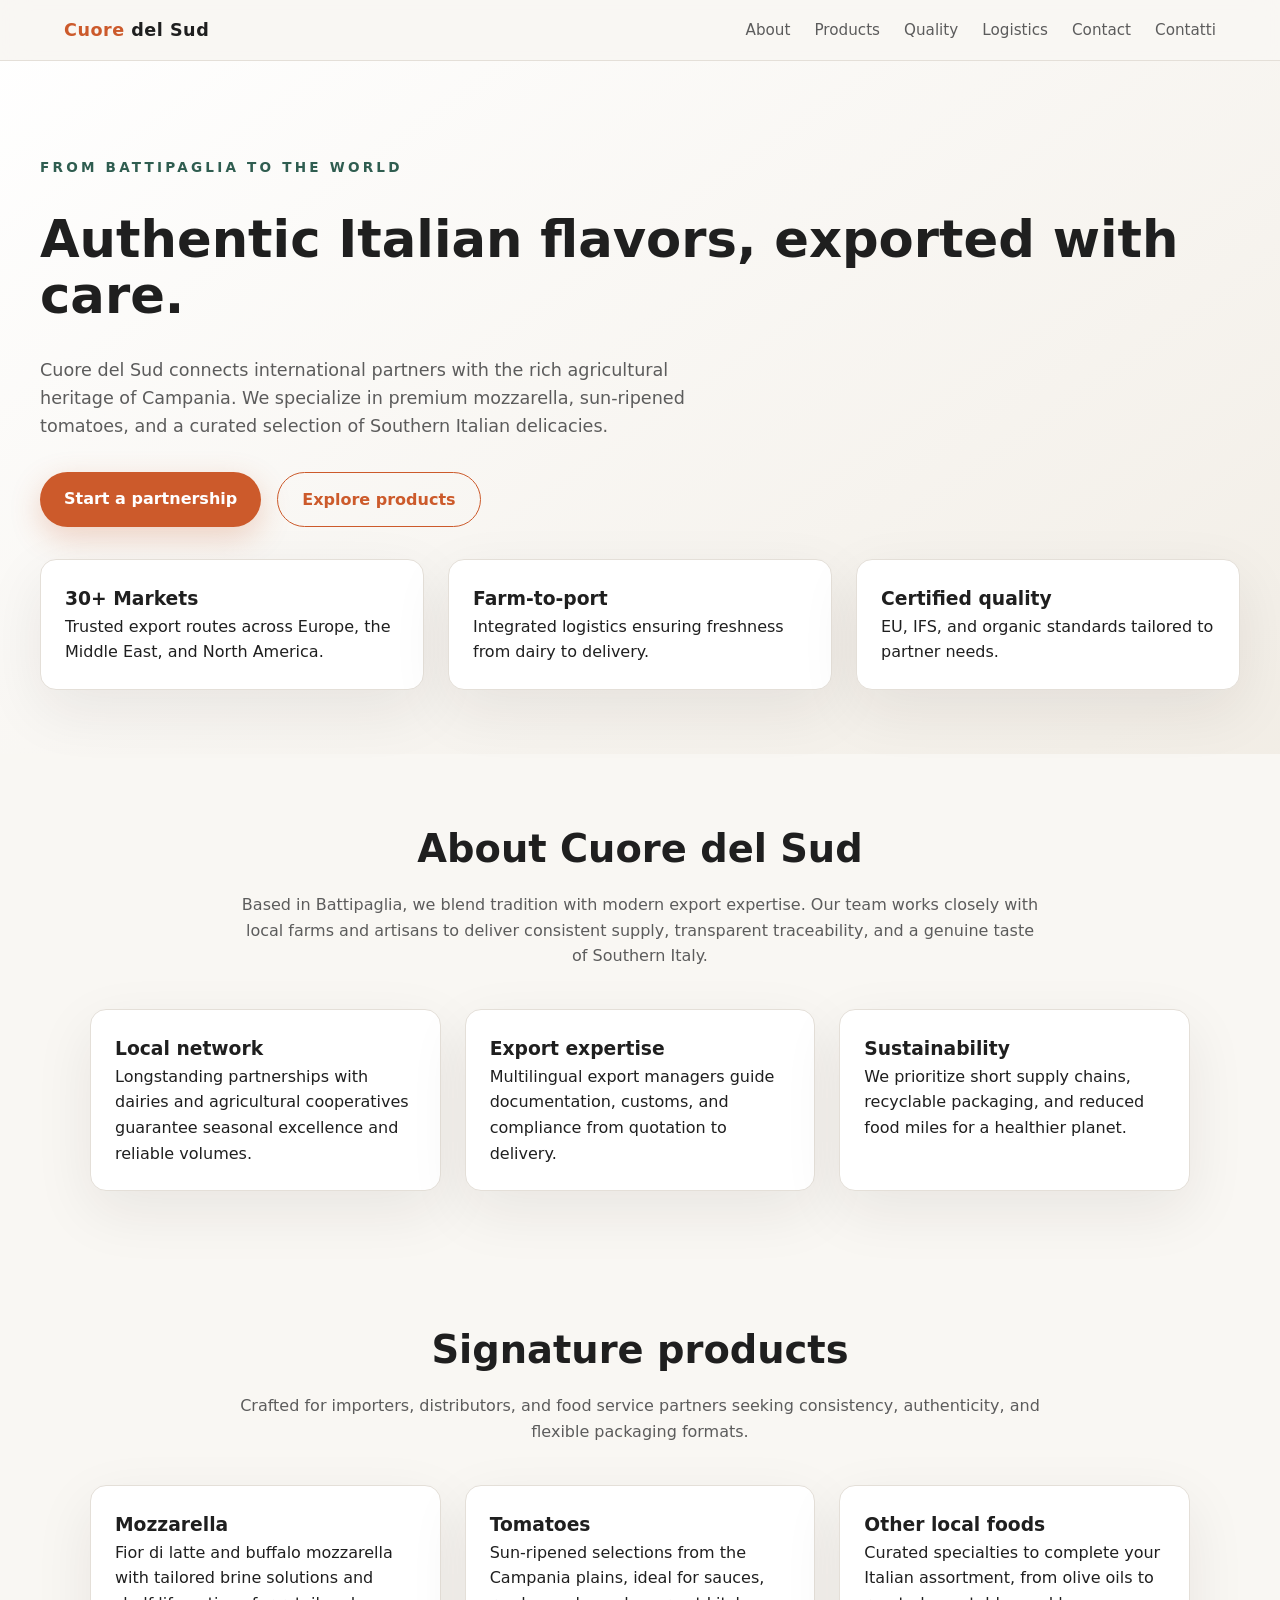
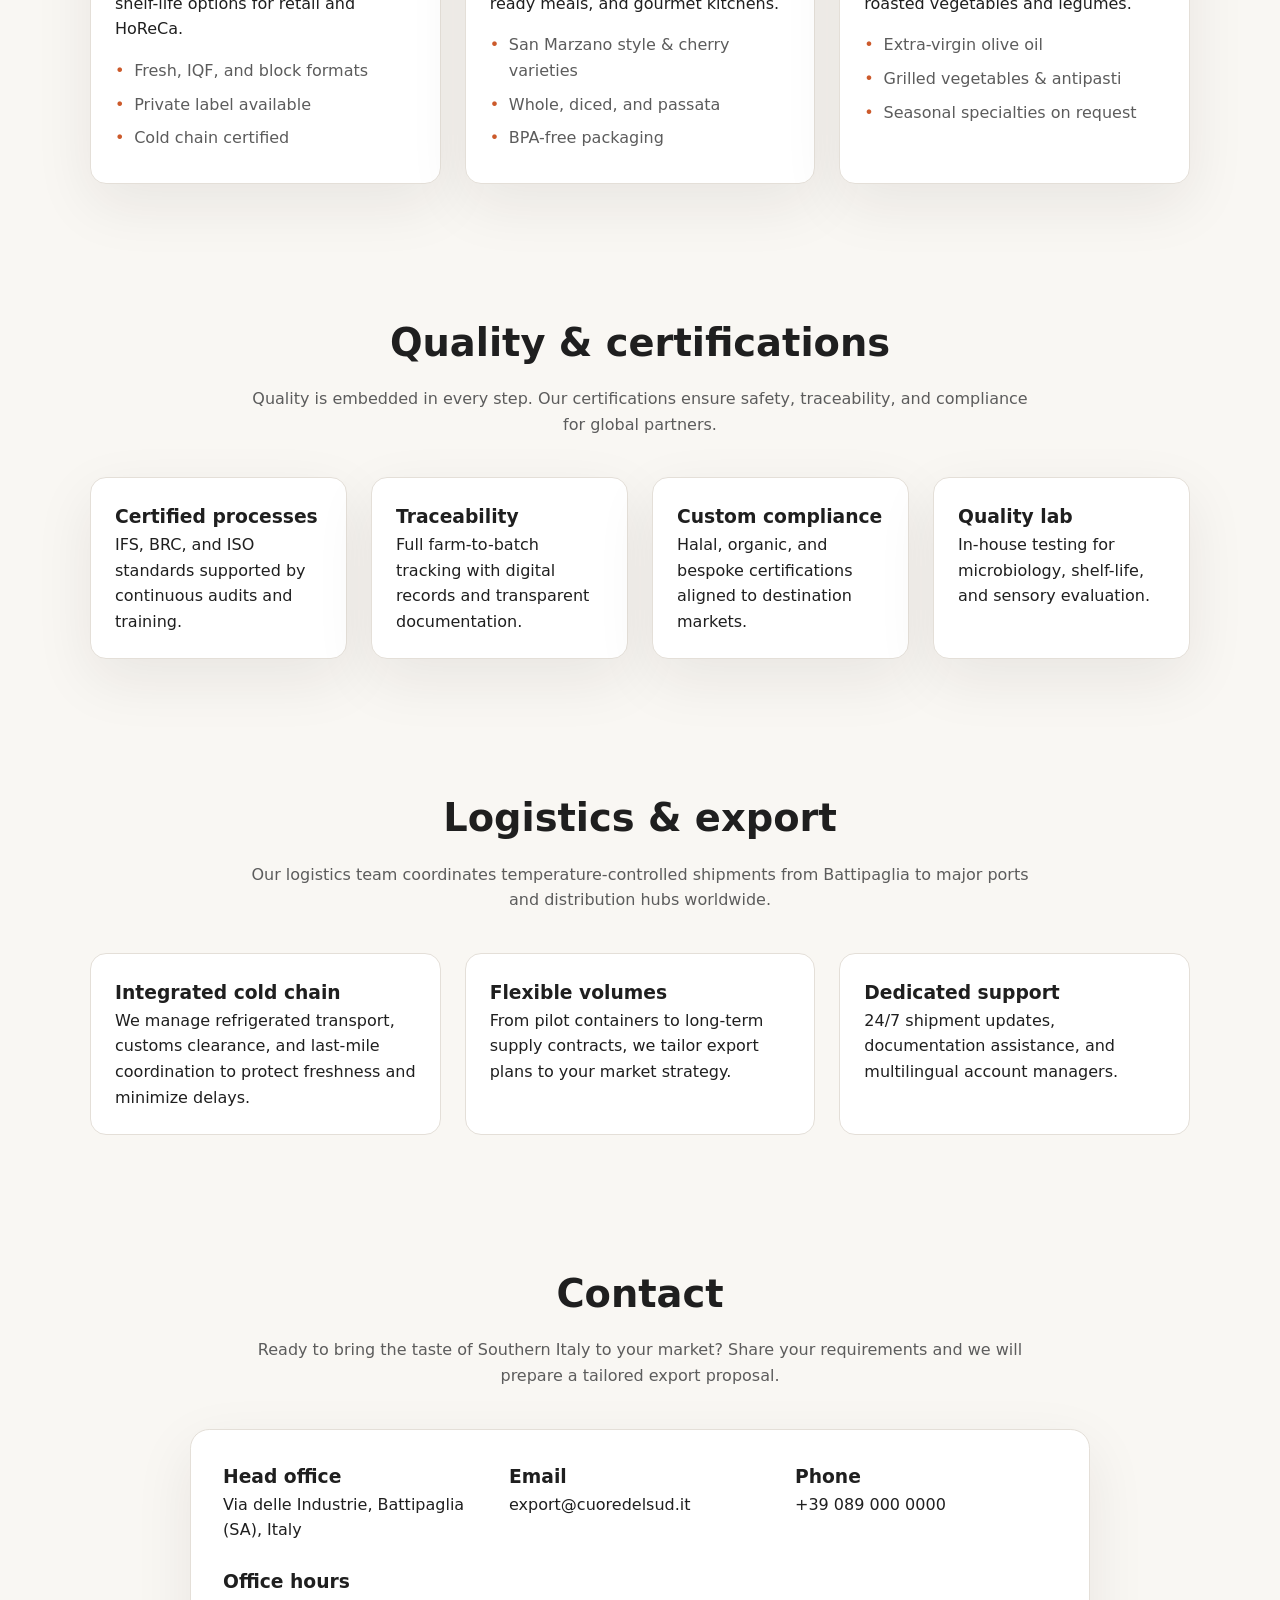
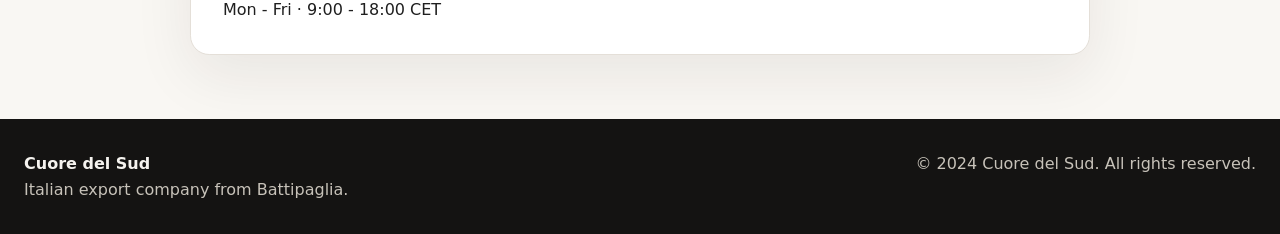
<file: index.html>
<!DOCTYPE html>
<html lang="en">
  <head>
    <meta charset="UTF-8" />
    <meta name="viewport" content="width=device-width, initial-scale=1.0" />
    <title>Cuore del Sud | Italian Export Company</title>
    <link rel="stylesheet" href="styles.css" />
  </head>
  <body>
    <header class="site-header">
      <nav class="nav" aria-label="Primary">
        <a class="logo" href="#top">
          <span>Cuore</span> del Sud
        </a>
        <button class="nav-toggle" type="button" aria-expanded="false" aria-controls="nav-links">
          Menu
        </button>
        <div class="nav-links" id="nav-links">
          <a href="#about">About</a>
          <a href="#products">Products</a>
          <a href="#quality">Quality</a>
          <a href="#logistics">Logistics</a>
          <a href="#contact">Contact</a>
          <a href="contact.html">Contatti</a>
        </div>
      </nav>
    </header>

    <main id="top">
      <section class="hero" aria-labelledby="hero-title">
        <div class="hero-content">
          <p class="eyebrow">From Battipaglia to the world</p>
          <h1 id="hero-title">Authentic Italian flavors, exported with care.</h1>
          <p class="lead">
            Cuore del Sud connects international partners with the rich agricultural heritage of
            Campania. We specialize in premium mozzarella, sun-ripened tomatoes, and a curated
            selection of Southern Italian delicacies.
          </p>
          <div class="hero-actions">
            <a class="button" href="#contact">Start a partnership</a>
            <a class="button ghost" href="#products">Explore products</a>
          </div>
          <div class="hero-highlights">
            <div>
              <h3>30+ Markets</h3>
              <p>Trusted export routes across Europe, the Middle East, and North America.</p>
            </div>
            <div>
              <h3>Farm-to-port</h3>
              <p>Integrated logistics ensuring freshness from dairy to delivery.</p>
            </div>
            <div>
              <h3>Certified quality</h3>
              <p>EU, IFS, and organic standards tailored to partner needs.</p>
            </div>
          </div>
        </div>
      </section>

      <section id="about" class="section about" aria-labelledby="about-title">
        <div class="section-header">
          <h2 id="about-title">About Cuore del Sud</h2>
          <p>
            Based in Battipaglia, we blend tradition with modern export expertise. Our team works
            closely with local farms and artisans to deliver consistent supply, transparent
            traceability, and a genuine taste of Southern Italy.
          </p>
        </div>
        <div class="about-grid">
          <div class="card">
            <h3>Local network</h3>
            <p>
              Longstanding partnerships with dairies and agricultural cooperatives guarantee
              seasonal excellence and reliable volumes.
            </p>
          </div>
          <div class="card">
            <h3>Export expertise</h3>
            <p>
              Multilingual export managers guide documentation, customs, and compliance from
              quotation to delivery.
            </p>
          </div>
          <div class="card">
            <h3>Sustainability</h3>
            <p>
              We prioritize short supply chains, recyclable packaging, and reduced food miles for
              a healthier planet.
            </p>
          </div>
        </div>
      </section>

      <section id="products" class="section products" aria-labelledby="products-title">
        <div class="section-header">
          <h2 id="products-title">Signature products</h2>
          <p>
            Crafted for importers, distributors, and food service partners seeking consistency,
            authenticity, and flexible packaging formats.
          </p>
        </div>
        <div class="product-grid">
          <article class="product-card">
            <h3>Mozzarella</h3>
            <p>
              Fior di latte and buffalo mozzarella with tailored brine solutions and shelf-life
              options for retail and HoReCa.
            </p>
            <ul>
              <li>Fresh, IQF, and block formats</li>
              <li>Private label available</li>
              <li>Cold chain certified</li>
            </ul>
          </article>
          <article class="product-card">
            <h3>Tomatoes</h3>
            <p>
              Sun-ripened selections from the Campania plains, ideal for sauces, ready meals, and
              gourmet kitchens.
            </p>
            <ul>
              <li>San Marzano style & cherry varieties</li>
              <li>Whole, diced, and passata</li>
              <li>BPA-free packaging</li>
            </ul>
          </article>
          <article class="product-card">
            <h3>Other local foods</h3>
            <p>
              Curated specialties to complete your Italian assortment, from olive oils to roasted
              vegetables and legumes.
            </p>
            <ul>
              <li>Extra-virgin olive oil</li>
              <li>Grilled vegetables & antipasti</li>
              <li>Seasonal specialties on request</li>
            </ul>
          </article>
        </div>
      </section>

      <section id="quality" class="section quality" aria-labelledby="quality-title">
        <div class="section-header">
          <h2 id="quality-title">Quality & certifications</h2>
          <p>
            Quality is embedded in every step. Our certifications ensure safety, traceability, and
            compliance for global partners.
          </p>
        </div>
        <div class="quality-grid">
          <div class="quality-card">
            <h3>Certified processes</h3>
            <p>IFS, BRC, and ISO standards supported by continuous audits and training.</p>
          </div>
          <div class="quality-card">
            <h3>Traceability</h3>
            <p>Full farm-to-batch tracking with digital records and transparent documentation.</p>
          </div>
          <div class="quality-card">
            <h3>Custom compliance</h3>
            <p>Halal, organic, and bespoke certifications aligned to destination markets.</p>
          </div>
          <div class="quality-card">
            <h3>Quality lab</h3>
            <p>In-house testing for microbiology, shelf-life, and sensory evaluation.</p>
          </div>
        </div>
      </section>

      <section id="logistics" class="section logistics" aria-labelledby="logistics-title">
        <div class="section-header">
          <h2 id="logistics-title">Logistics & export</h2>
          <p>
            Our logistics team coordinates temperature-controlled shipments from Battipaglia to
            major ports and distribution hubs worldwide.
          </p>
        </div>
        <div class="logistics-content">
          <div>
            <h3>Integrated cold chain</h3>
            <p>
              We manage refrigerated transport, customs clearance, and last-mile coordination to
              protect freshness and minimize delays.
            </p>
          </div>
          <div>
            <h3>Flexible volumes</h3>
            <p>
              From pilot containers to long-term supply contracts, we tailor export plans to your
              market strategy.
            </p>
          </div>
          <div>
            <h3>Dedicated support</h3>
            <p>
              24/7 shipment updates, documentation assistance, and multilingual account managers.
            </p>
          </div>
        </div>
      </section>

      <section id="contact" class="section contact" aria-labelledby="contact-title">
        <div class="section-header">
          <h2 id="contact-title">Contact</h2>
          <p>
            Ready to bring the taste of Southern Italy to your market? Share your requirements and
            we will prepare a tailored export proposal.
          </p>
        </div>
        <div class="contact-card">
          <div>
            <h3>Head office</h3>
            <p>Via delle Industrie, Battipaglia (SA), Italy</p>
          </div>
          <div>
            <h3>Email</h3>
            <p>export@cuoredelsud.it</p>
          </div>
          <div>
            <h3>Phone</h3>
            <p>+39 089 000 0000</p>
          </div>
          <div>
            <h3>Office hours</h3>
            <p>Mon - Fri · 9:00 - 18:00 CET</p>
          </div>
        </div>
      </section>
    </main>

    <footer class="footer">
      <div>
        <strong>Cuore del Sud</strong>
        <p>Italian export company from Battipaglia.</p>
      </div>
      <div>
        <p>© 2024 Cuore del Sud. All rights reserved.</p>
      </div>
    </footer>

    <script src="script.js"></script>
  </body>
</html>
</file>
<file: styles.css>
:root {
  color-scheme: light;
  --background: #f9f7f3;
  --surface: #ffffff;
  --primary: #cc5a2b;
  --secondary: #2f5d50;
  --text: #1f1f1f;
  --muted: #5c5c5c;
  --border: #e4dfd8;
  --shadow: 0 20px 60px rgba(36, 30, 22, 0.08);
}

* {
  box-sizing: border-box;
  margin: 0;
  padding: 0;
}

body {
  font-family: "Inter", "Segoe UI", system-ui, sans-serif;
  background: var(--background);
  color: var(--text);
  line-height: 1.6;
}

a {
  color: inherit;
  text-decoration: none;
}

img {
  max-width: 100%;
  display: block;
}

.site-header {
  position: sticky;
  top: 0;
  z-index: 20;
  backdrop-filter: blur(14px);
  background: rgba(249, 247, 243, 0.9);
  border-bottom: 1px solid var(--border);
}

.nav {
  max-width: 1200px;
  margin: 0 auto;
  display: flex;
  align-items: center;
  justify-content: space-between;
  padding: 1rem 1.5rem;
  gap: 1.5rem;
}

.logo {
  font-weight: 700;
  font-size: 1.1rem;
  letter-spacing: 0.5px;
}

.logo span {
  color: var(--primary);
}

.nav-links {
  display: flex;
  align-items: center;
  gap: 1.5rem;
}

.nav-links a {
  font-size: 0.95rem;
  font-weight: 500;
  color: var(--muted);
  transition: color 0.2s ease;
}

.nav-links a:hover,
.nav-links a:focus {
  color: var(--primary);
}

.nav-toggle {
  display: none;
  background: var(--surface);
  border: 1px solid var(--border);
  padding: 0.5rem 0.75rem;
  border-radius: 999px;
  font-size: 0.9rem;
  cursor: pointer;
}

main {
  scroll-behavior: smooth;
}

.hero {
  padding: 5rem 1.5rem 4rem;
  background: linear-gradient(145deg, rgba(255, 255, 255, 0.95), rgba(237, 231, 221, 0.6));
}

.hero-content {
  max-width: 1200px;
  margin: 0 auto;
  display: flex;
  flex-direction: column;
  gap: 2rem;
}

.eyebrow {
  text-transform: uppercase;
  font-size: 0.85rem;
  letter-spacing: 0.2rem;
  color: var(--secondary);
  font-weight: 600;
}

h1 {
  font-size: clamp(2.4rem, 4vw, 3.4rem);
  line-height: 1.1;
}

.lead {
  font-size: 1.1rem;
  color: var(--muted);
  max-width: 650px;
}

.hero-actions {
  display: flex;
  flex-wrap: wrap;
  gap: 1rem;
}

.button {
  background: var(--primary);
  color: #fff;
  padding: 0.85rem 1.5rem;
  border-radius: 999px;
  font-weight: 600;
  transition: transform 0.2s ease, box-shadow 0.2s ease;
  box-shadow: 0 10px 30px rgba(204, 90, 43, 0.25);
}

.button:hover,
.button:focus {
  transform: translateY(-2px);
}

.button.ghost {
  background: transparent;
  color: var(--primary);
  border: 1px solid var(--primary);
  box-shadow: none;
}

.hero-highlights {
  display: grid;
  gap: 1.5rem;
  grid-template-columns: repeat(auto-fit, minmax(220px, 1fr));
}

.hero-highlights div {
  background: var(--surface);
  padding: 1.5rem;
  border-radius: 1rem;
  box-shadow: var(--shadow);
  border: 1px solid var(--border);
}

.section {
  padding: 4rem 1.5rem;
}

.section-header {
  max-width: 800px;
  margin: 0 auto 2.5rem;
  text-align: center;
}

.section-header h2 {
  font-size: clamp(1.8rem, 3vw, 2.4rem);
  margin-bottom: 0.8rem;
}

.section-header p {
  color: var(--muted);
}

.about-grid,
.product-grid,
.quality-grid,
.logistics-content {
  display: grid;
  gap: 1.5rem;
  max-width: 1100px;
  margin: 0 auto;
}

.about-grid {
  grid-template-columns: repeat(auto-fit, minmax(220px, 1fr));
}

.card,
.product-card,
.quality-card {
  background: var(--surface);
  border-radius: 1rem;
  padding: 1.5rem;
  border: 1px solid var(--border);
  box-shadow: var(--shadow);
}

.product-grid {
  grid-template-columns: repeat(auto-fit, minmax(240px, 1fr));
}

.product-card ul {
  margin-top: 1rem;
  list-style: none;
  color: var(--muted);
}

.product-card li {
  margin-bottom: 0.5rem;
  padding-left: 1.2rem;
  position: relative;
}

.product-card li::before {
  content: "•";
  color: var(--primary);
  position: absolute;
  left: 0;
}

.quality-grid {
  grid-template-columns: repeat(auto-fit, minmax(220px, 1fr));
}

.logistics-content {
  grid-template-columns: repeat(auto-fit, minmax(220px, 1fr));
}

.logistics-content div {
  background: var(--surface);
  padding: 1.5rem;
  border-radius: 1rem;
  border: 1px solid var(--border);
}

.contact-card {
  max-width: 900px;
  margin: 0 auto;
  display: grid;
  gap: 1.5rem;
  grid-template-columns: repeat(auto-fit, minmax(220px, 1fr));
  background: var(--surface);
  border-radius: 1.2rem;
  padding: 2rem;
  border: 1px solid var(--border);
  box-shadow: var(--shadow);
}

.footer {
  padding: 2rem 1.5rem;
  background: #141312;
  color: #f5f3ef;
  display: flex;
  flex-wrap: wrap;
  gap: 1.5rem;
  justify-content: space-between;
}

.footer p {
  color: #c7c2b9;
}

main :focus-visible {
  outline: 3px solid rgba(204, 90, 43, 0.45);
  outline-offset: 3px;
}

.contact-hero {
  background: linear-gradient(135deg, rgba(249, 247, 243, 0.92), rgba(237, 231, 221, 0.75)),
    url("https://images.unsplash.com/photo-1504674900247-0877df9cc836?auto=format&fit=crop&w=1600&q=80")
      center / cover;
}

.contact-gallery {
  max-width: 1100px;
  margin: 0 auto;
  display: grid;
  gap: 1.5rem;
  grid-template-columns: repeat(auto-fit, minmax(220px, 1fr));
}

.gallery-card {
  background: var(--surface);
  border-radius: 1rem;
  overflow: hidden;
  border: 1px solid var(--border);
  box-shadow: var(--shadow);
  display: grid;
}

.gallery-card figcaption {
  padding: 0.9rem 1rem 1.1rem;
  font-weight: 600;
  color: var(--secondary);
}

.map-section {
  background: rgba(255, 255, 255, 0.4);
}

.map-card {
  max-width: 900px;
  margin: 0 auto;
  background: var(--surface);
  border-radius: 1rem;
  border: 1px solid var(--border);
  box-shadow: var(--shadow);
  padding: 1rem;
  display: grid;
  gap: 0.75rem;
}

.map-card iframe {
  width: 100%;
  height: 360px;
  border: 0;
  border-radius: 0.8rem;
}

.map-link {
  color: var(--primary);
  font-weight: 600;
  text-align: right;
}

.contact-info-grid {
  max-width: 1000px;
  margin: 0 auto;
  display: grid;
  gap: 1.5rem;
  grid-template-columns: repeat(auto-fit, minmax(220px, 1fr));
}

.info-card {
  background: var(--surface);
  border-radius: 1rem;
  border: 1px solid var(--border);
  box-shadow: var(--shadow);
  padding: 1.5rem;
}

.info-card a {
  color: var(--primary);
  font-weight: 600;
}

.contact-form-section {
  background: rgba(255, 255, 255, 0.6);
}

.contact-form {
  max-width: 900px;
  margin: 0 auto;
  background: var(--surface);
  border-radius: 1.2rem;
  border: 1px solid var(--border);
  box-shadow: var(--shadow);
  padding: 2rem;
  display: grid;
  gap: 1.5rem;
}

.form-grid {
  display: grid;
  gap: 1.25rem;
  grid-template-columns: repeat(auto-fit, minmax(220px, 1fr));
}

.form-field {
  display: grid;
  gap: 0.5rem;
}

.form-field label {
  font-weight: 600;
}

.form-field input,
.form-field textarea {
  border: 1px solid var(--border);
  border-radius: 0.8rem;
  padding: 0.75rem 0.9rem;
  font: inherit;
  background: #fff;
}

.checkbox-field {
  grid-auto-flow: column;
  justify-content: flex-start;
  align-items: center;
}

.checkbox-field input {
  width: 1.1rem;
  height: 1.1rem;
}

.form-message {
  font-weight: 600;
  color: var(--secondary);
  min-height: 1.5rem;
}

.form-message.is-error {
  color: #a33a2b;
}

.form-message.is-success {
  color: var(--secondary);
}

.visually-hidden {
  position: absolute;
  width: 1px;
  height: 1px;
  padding: 0;
  margin: -1px;
  overflow: hidden;
  clip: rect(0, 0, 0, 0);
  white-space: nowrap;
  border: 0;
}

@media (max-width: 768px) {
  .nav {
    flex-wrap: wrap;
  }

  .nav-toggle {
    display: inline-flex;
  }

  .nav-links {
    flex-basis: 100%;
    flex-direction: column;
    align-items: flex-start;
    gap: 0.75rem;
    padding-top: 0.5rem;
    display: none;
  }

  .nav-links.show {
    display: flex;
  }
}

@media (min-width: 900px) {
  .hero-content {
    padding-top: 1rem;
  }
}
</file>
